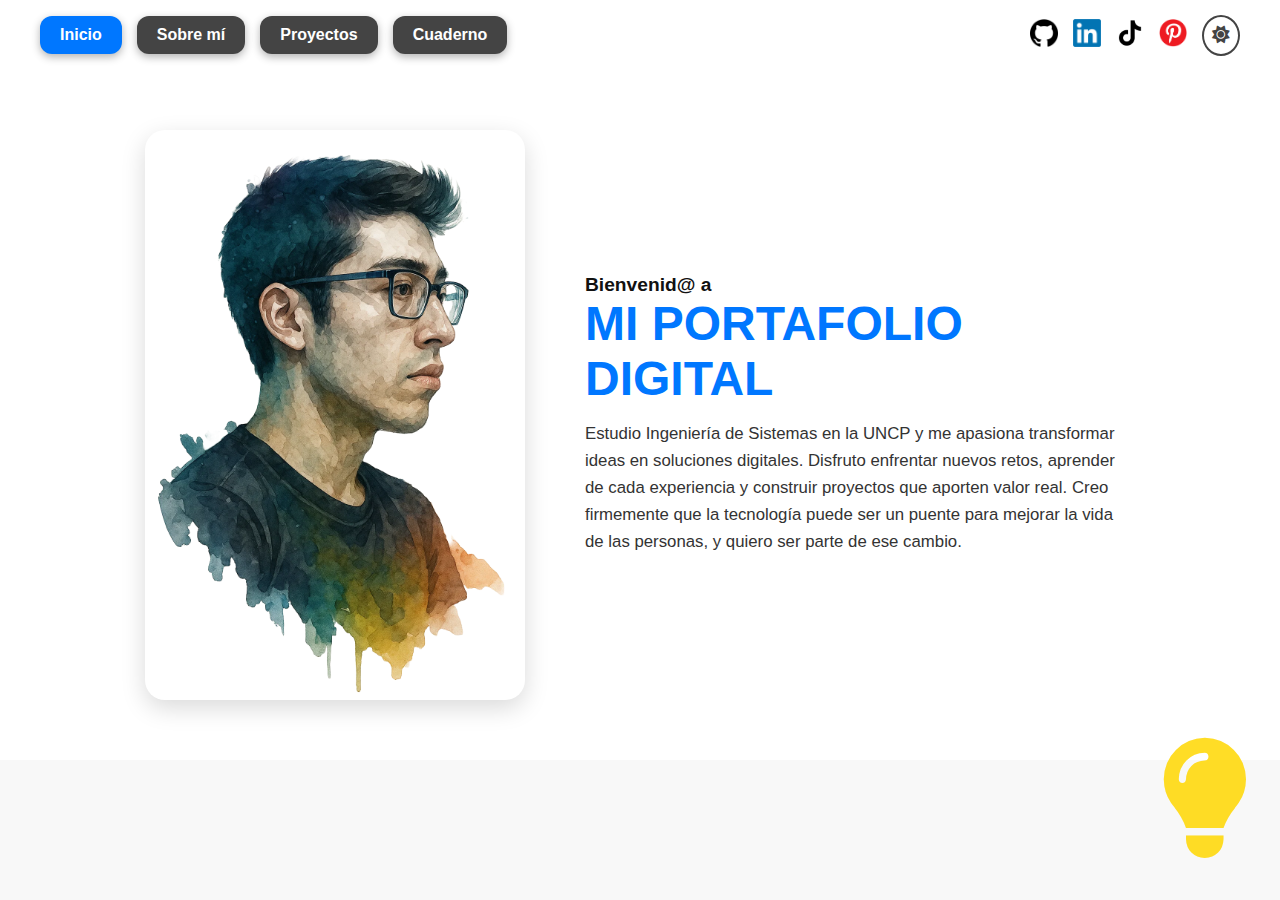
<file: index.html>
<!DOCTYPE html>
<html lang="es">
<head>
  <meta charset="UTF-8">
  <meta name="viewport" content="width=device-width, initial-scale=1.0">
  <title>Portafolio - Jim Balvín</title>

  <!-- CSS global y específico -->
  <link rel="stylesheet" href="css/base.css">
  <link rel="stylesheet" href="css/index.css">

  <!-- Iconos -->
  <link rel="stylesheet" href="https://cdnjs.cloudflare.com/ajax/libs/font-awesome/6.5.0/css/all.min.css">
</head>
<body>
  <!-- ======= NAVBAR ======= -->
  <header class="navbar">
    <nav class="nav-left">
      <a href="index.html" class="nav-item active">Inicio</a>
      <a href="sobre-mi.html" class="nav-item">Sobre mí</a>
      <a href="proyectos.html" class="nav-item">Proyectos</a>
      <a href="cuaderno.html" class="nav-item">Cuaderno</a>
    </nav>

    <div class="nav-right">
      <a href="https://github.com/jimbm21" target="_blank">
        <img src="imágenes/github.png"
             data-light="imágenes/github.png"
             data-dark="imágenes/github blanco.png"
             alt="GitHub"
             class="social-icon github-icon">
      </a>
      <a href="https://www.linkedin.com/in/jim-balvin-18345022b/" target="_blank">
        <img src="imágenes/linkedin.png" alt="LinkedIn" class="social-icon">
      </a>
      <a href="https://www.tiktok.com/@jimroyale20" target="_blank">
        <img src="imágenes/tiktok.png"
             data-light="imágenes/tiktok.png"
             data-dark="imágenes/tiktok blanco.png"
             alt="TikTok"
             class="social-icon tiktok-icon">
      </a>
      <a href="https://es.pinterest.com/jbalvinmarcos/" target="_blank">
        <img src="imágenes/pinterest.png" alt="Pinterest" class="social-icon">
      </a>
      <button id="darkModeToggle"><i class="fas fa-sun"></i></button>
    </div>
  </header>

  <!-- ======= SECCIÓN INICIO ======= -->
  <main class="home">
    <div class="home-left">
      <img src="imágenes/perfil.png" alt="Foto artística de Jim Balvín" class="foto-index">
    </div>

    <div class="home-right">
      <h1>Bienvenid@ a <br><span>MI PORTAFOLIO DIGITAL</span></h1>
      <p>
        Estudio Ingeniería de Sistemas en la UNCP y me apasiona transformar ideas en soluciones digitales.
        Disfruto enfrentar nuevos retos, aprender de cada experiencia y construir proyectos que aporten valor real.
        Creo firmemente que la tecnología puede ser un puente para mejorar la vida de las personas, y quiero ser parte de ese cambio.
      </p>
    </div>
  </main>

  <!-- Bombilla decorativa -->
  <div class="lightbulb">
    <i class="fas fa-lightbulb"></i>
  </div>

  <script src="js/script.js"></script>
</body>
</html>
</file>
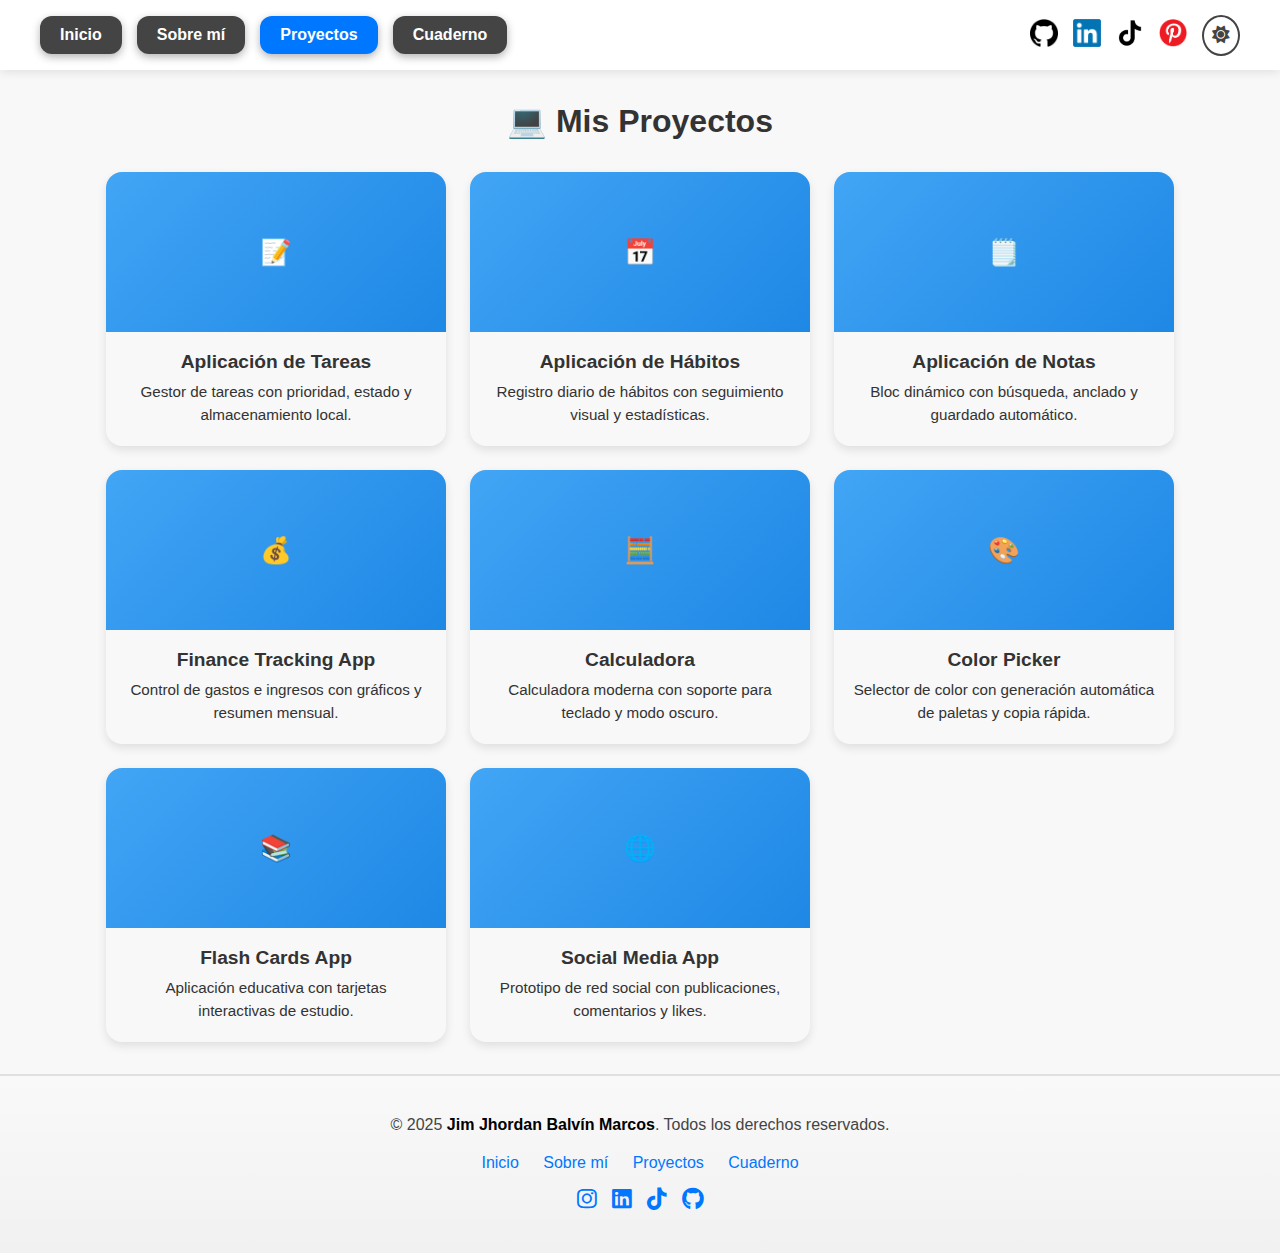
<file: proyectos.html>
<!DOCTYPE html>
<html lang="es">
<head>
  <meta charset="UTF-8" />
  <meta name="viewport" content="width=device-width, initial-scale=1.0" />
  <title>Proyectos - Jim Balvín</title>

  <!-- CSS global y específico -->
  <link rel="stylesheet" href="css/base.css" />
  <link rel="stylesheet" href="css/proyectos.css" />

  <!-- Iconos -->
  <link
    rel="stylesheet"
    href="https://cdnjs.cloudflare.com/ajax/libs/font-awesome/6.5.0/css/all.min.css"
  />
</head>
<body>
  <!-- ======= NAVBAR ======= -->
  <header class="navbar">
    <nav class="nav-left">
      <a href="index.html" class="nav-item">Inicio</a>
      <a href="sobre-mi.html" class="nav-item">Sobre mí</a>
      <a href="proyectos.html" class="nav-item active">Proyectos</a>
      <a href="cuaderno.html" class="nav-item">Cuaderno</a>
    </nav>

    <div class="nav-right">
      <a href="https://github.com/jimbm21" target="_blank">
        <img
          src="imágenes/github.png"
          data-light="imágenes/github.png"
          data-dark="imágenes/github blanco.png"
          alt="GitHub"
          class="social-icon github-icon"
        />
      </a>
      <a href="https://www.linkedin.com/in/jim-balvin-18345022b/" target="_blank">
        <img src="imágenes/linkedin.png" alt="LinkedIn" class="social-icon" />
      </a>
      <a href="https://www.tiktok.com/@jimroyale20" target="_blank">
        <img
          src="imágenes/tiktok.png"
          data-light="imágenes/tiktok.png"
          data-dark="imágenes/tiktok blanco.png"
          alt="TikTok"
          class="social-icon tiktok-icon"
        />
      </a>
      <a href="https://es.pinterest.com/jbalvinmarcos/" target="_blank">
        <img src="imágenes/pinterest.png" alt="Pinterest" class="social-icon" />
      </a>
      <button id="darkModeToggle"><i class="fas fa-sun"></i></button>
    </div>
  </header>

  <!-- ======= CONTENIDO PRINCIPAL ======= -->
  <main class="proyectos-container">
    <h1>💻 Mis Proyectos</h1>

    <section class="projects-grid">
      <a href="https://jimbm21.github.io/app-tareas/" target="_blank" class="project-card">
        <div class="project-thumb">📝</div>
        <div class="project-info">
          <h3>Aplicación de Tareas</h3>
          <p>Gestor de tareas con prioridad, estado y almacenamiento local.</p>
        </div>
        <div class="overlay"><span>🔗 Ver Proyecto</span></div>
      </a>

      <a href="https://jimbm21.github.io/app-habitos/" target="_blank" class="project-card">
        <div class="project-thumb">📅</div>
        <div class="project-info">
          <h3>Aplicación de Hábitos</h3>
          <p>Registro diario de hábitos con seguimiento visual y estadísticas.</p>
        </div>
        <div class="overlay"><span>🔗 Ver Proyecto</span></div>
      </a>

      <a href="https://jimbm21.github.io/app-notas/" target="_blank" class="project-card">
        <div class="project-thumb">🗒️</div>
        <div class="project-info">
          <h3>Aplicación de Notas</h3>
          <p>Bloc dinámico con búsqueda, anclado y guardado automático.</p>
        </div>
        <div class="overlay"><span>🔗 Ver Proyecto</span></div>
      </a>

      <a href="https://jimbm21.github.io/app-finance-tracking/" target="_blank" class="project-card">
        <div class="project-thumb">💰</div>
        <div class="project-info">
          <h3>Finance Tracking App</h3>
          <p>Control de gastos e ingresos con gráficos y resumen mensual.</p>
        </div>
        <div class="overlay"><span>🔗 Ver Proyecto</span></div>
      </a>

      <a href="https://jimbm21.github.io/app-calculadora/" target="_blank" class="project-card">
        <div class="project-thumb">🧮</div>
        <div class="project-info">
          <h3>Calculadora</h3>
          <p>Calculadora moderna con soporte para teclado y modo oscuro.</p>
        </div>
        <div class="overlay"><span>🔗 Ver Proyecto</span></div>
      </a>

      <a href="https://jimbm21.github.io/app-color-picker/" target="_blank" class="project-card">
        <div class="project-thumb">🎨</div>
        <div class="project-info">
          <h3>Color Picker</h3>
          <p>Selector de color con generación automática de paletas y copia rápida.</p>
        </div>
        <div class="overlay"><span>🔗 Ver Proyecto</span></div>
      </a>

      <a href="https://jimbm21.github.io/app-flash-cards/" target="_blank" class="project-card">
        <div class="project-thumb">📚</div>
        <div class="project-info">
          <h3>Flash Cards App</h3>
          <p>Aplicación educativa con tarjetas interactivas de estudio.</p>
        </div>
        <div class="overlay"><span>🔗 Ver Proyecto</span></div>
      </a>

      <a href="https://jimbm21.github.io/app-social-media/" target="_blank" class="project-card">
        <div class="project-thumb">🌐</div>
        <div class="project-info">
          <h3>Social Media App</h3>
          <p>Prototipo de red social con publicaciones, comentarios y likes.</p>
        </div>
        <div class="overlay"><span>🔗 Ver Proyecto</span></div>
      </a>
    </section>
  </main>

  <!-- ======= FOOTER ======= -->
  <footer class="footer">
    <div class="footer-content">
      <p>&copy; 2025 <strong>Jim Jhordan Balvín Marcos</strong>. Todos los derechos reservados.</p>
      <div class="footer-links">
        <a href="index.html">Inicio</a>
        <a href="sobre-mi.html">Sobre mí</a>
        <a href="proyectos.html">Proyectos</a>
        <a href="cuaderno.html">Cuaderno</a>
      </div>
      <div class="footer-socials">
        <a href="https://www.instagram.com/jim_balvin/" target="_blank"><i class="fab fa-instagram"></i></a>
        <a href="https://www.linkedin.com/in/jim-balvin-18345022b/" target="_blank"><i class="fab fa-linkedin"></i></a>
        <a href="https://www.tiktok.com/@jimroyale20" target="_blank"><i class="fab fa-tiktok"></i></a>
        <a href="https://github.com/jimbm21" target="_blank"><i class="fab fa-github"></i></a>
      </div>
    </div>
  </footer>

  <script src="js/script.js"></script>
</body>
</html>
</file>
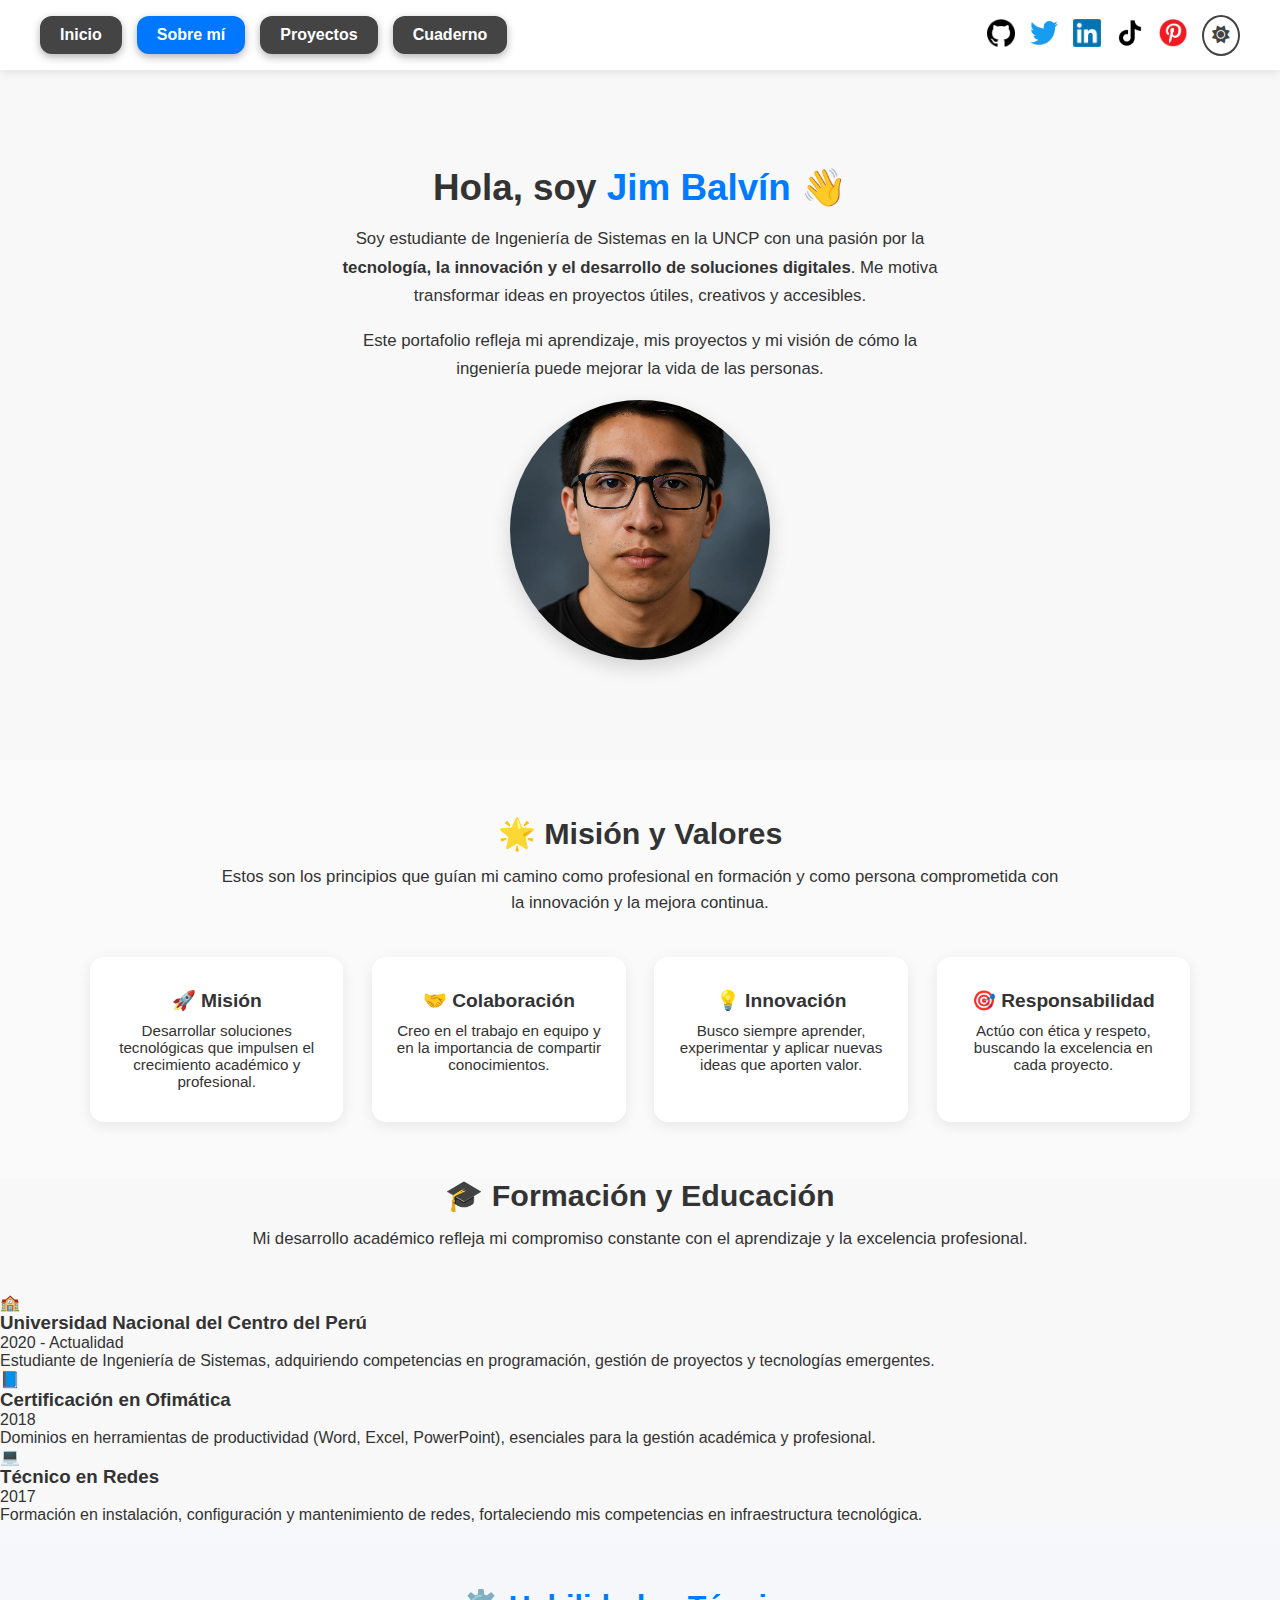
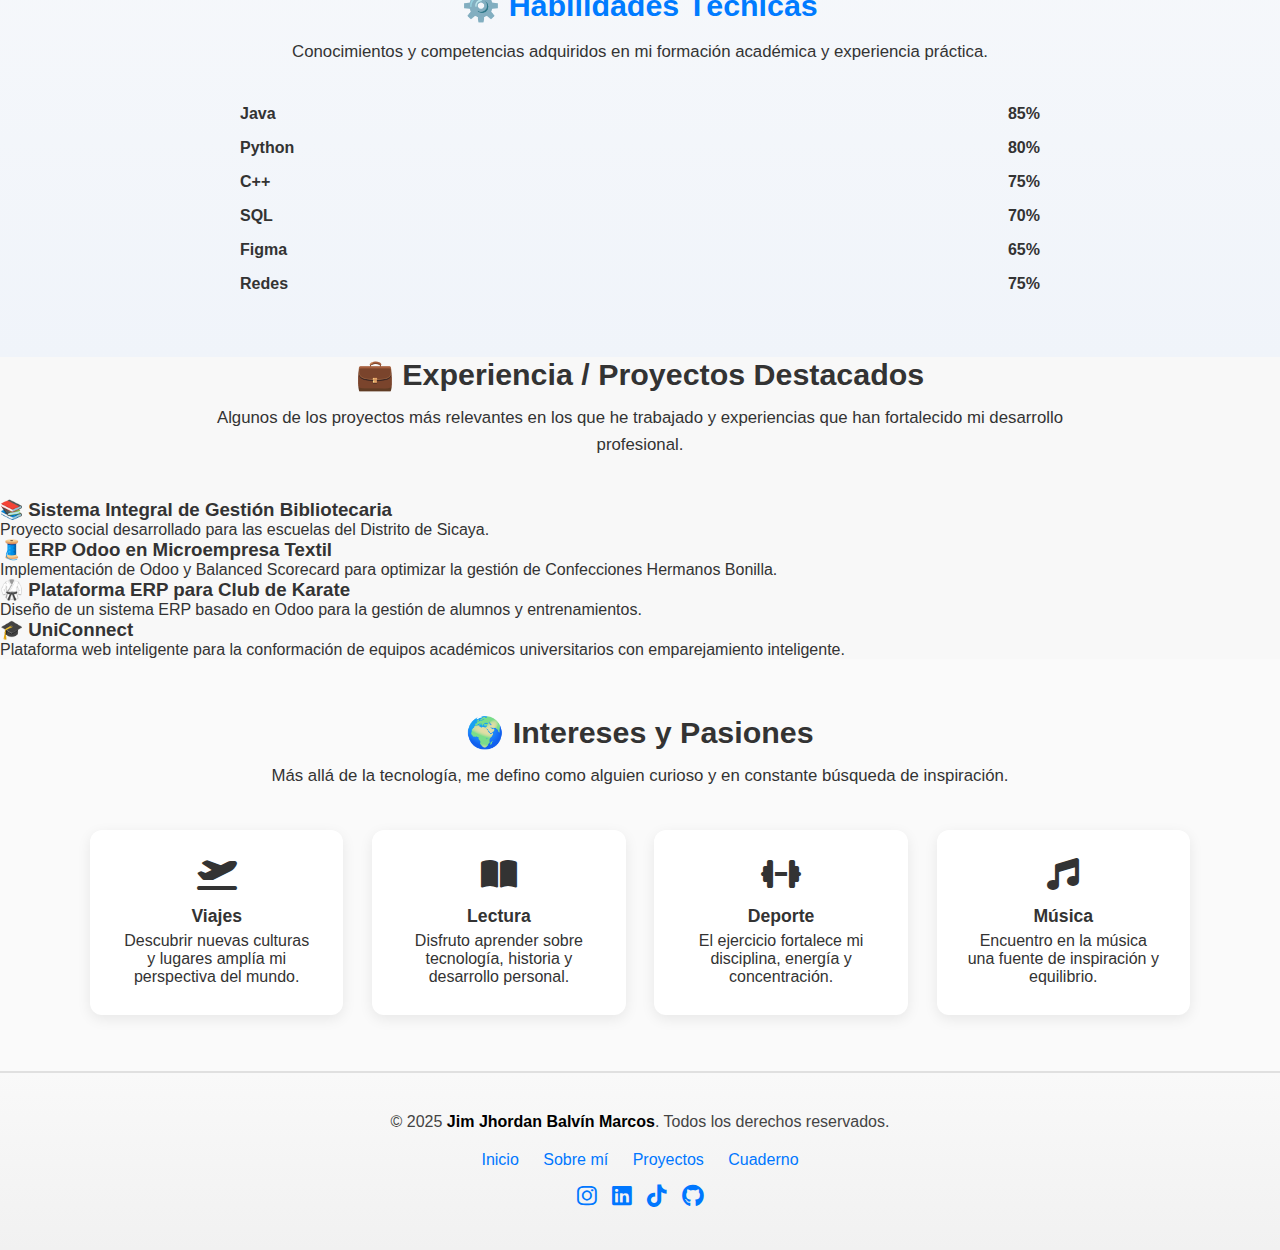
<file: sobre-mi.html>
<!DOCTYPE html>
<html lang="es">
<head>
  <meta charset="UTF-8" />
  <meta name="viewport" content="width=device-width, initial-scale=1.0" />
  <title>Sobre mí - Jim Balvín</title>

  <!-- CSS global y específico -->
  <link rel="stylesheet" href="css/base.css" />
  <link rel="stylesheet" href="css/sobre-mi.css" />

  <!-- Iconos -->
  <link
    rel="stylesheet"
    href="https://cdnjs.cloudflare.com/ajax/libs/font-awesome/6.5.0/css/all.min.css"
  />
</head>
<body>
  <!-- ======= NAVBAR ======= -->
  <header class="navbar">
    <nav class="nav-left">
      <a href="index.html" class="nav-item">Inicio</a>
      <a href="sobre-mi.html" class="nav-item active">Sobre mí</a>
      <a href="proyectos.html" class="nav-item">Proyectos</a>
      <a href="cuaderno.html" class="nav-item">Cuaderno</a>
    </nav>

    <div class="nav-right">
      <a href="https://github.com/" target="_blank">
        <img
          src="imágenes/github.png"
          data-light="imágenes/github.png"
          data-dark="imágenes/github blanco.png"
          alt="GitHub"
          class="social-icon github-icon"
        />
      </a>
      <a href="https://twitter.com/" target="_blank">
        <img src="imágenes/twitter.png" alt="Twitter" class="social-icon" />
      </a>
      <a href="https://linkedin.com/" target="_blank">
        <img src="imágenes/linkedin.png" alt="LinkedIn" class="social-icon" />
      </a>
      <a href="https://tiktok.com/" target="_blank">
        <img
          src="imágenes/tiktok.png"
          data-light="imágenes/tiktok.png"
          data-dark="imágenes/tiktok blanco.png"
          alt="TikTok"
          class="social-icon tiktok-icon"
        />
      </a>
      <a href="https://pinterest.com/" target="_blank">
        <img src="imágenes/pinterest.png" alt="Pinterest" class="social-icon" />
      </a>
      <button id="darkModeToggle"><i class="fas fa-sun"></i></button>
    </div>
  </header>

  <!-- ======= PRESENTACIÓN ======= -->
  <section class="presentacion">
    <div class="presentacion-contenido">
      <div class="presentacion-texto">
        <h1 class="fade-in">Hola, soy <span>Jim Balvín</span> 👋</h1>
        <p class="slide-up">
          Soy estudiante de Ingeniería de Sistemas en la UNCP con una pasión por la
          <strong>tecnología, la innovación y el desarrollo de soluciones digitales</strong>.
          Me motiva transformar ideas en proyectos útiles, creativos y accesibles.
        </p>
        <p class="slide-up delay">
          Este portafolio refleja mi aprendizaje, mis proyectos y mi visión de cómo la
          ingeniería puede mejorar la vida de las personas.
        </p>
      </div>
      <div class="presentacion-foto">
        <img
          src="imágenes/foto.jpg"
          alt="Foto de Jim Balvín"
          class="foto-perfil zoom-in"
        />
      </div>
    </div>
  </section>

  <!-- ======= MISIÓN Y VALORES ======= -->
  <section class="mision-valores">
    <h2 class="titulo-seccion">🌟 Misión y Valores</h2>
    <p class="descripcion-seccion">
      Estos son los principios que guían mi camino como profesional en formación y como persona comprometida con la innovación y la mejora continua.
    </p>

    <div class="valores-grid">
      <div class="valor-card fade-in">
        <h3>🚀 Misión</h3>
        <p>Desarrollar soluciones tecnológicas que impulsen el crecimiento académico y profesional.</p>
      </div>
      <div class="valor-card fade-in delay">
        <h3>🤝 Colaboración</h3>
        <p>Creo en el trabajo en equipo y en la importancia de compartir conocimientos.</p>
      </div>
      <div class="valor-card fade-in delay2">
        <h3>💡 Innovación</h3>
        <p>Busco siempre aprender, experimentar y aplicar nuevas ideas que aporten valor.</p>
      </div>
      <div class="valor-card fade-in delay3">
        <h3>🎯 Responsabilidad</h3>
        <p>Actúo con ética y respeto, buscando la excelencia en cada proyecto.</p>
      </div>
    </div>
  </section>

  <!-- ======= FORMACIÓN ======= -->
  <section class="formacion">
    <h2 class="titulo-seccion">🎓 Formación y Educación</h2>
    <p class="descripcion-seccion">
      Mi desarrollo académico refleja mi compromiso constante con el aprendizaje y la excelencia profesional.
    </p>

    <div class="timeline">
      <div class="timeline-item fade-in">
        <div class="timeline-icon">🏫</div>
        <div class="timeline-content">
          <h3>Universidad Nacional del Centro del Perú</h3>
          <span class="fecha">2020 - Actualidad</span>
          <p>Estudiante de Ingeniería de Sistemas, adquiriendo competencias en programación, gestión de proyectos y tecnologías emergentes.</p>
        </div>
      </div>

      <div class="timeline-item fade-in delay">
        <div class="timeline-icon">📘</div>
        <div class="timeline-content">
          <h3>Certificación en Ofimática</h3>
          <span class="fecha">2018</span>
          <p>Dominios en herramientas de productividad (Word, Excel, PowerPoint), esenciales para la gestión académica y profesional.</p>
        </div>
      </div>

      <div class="timeline-item fade-in delay2">
        <div class="timeline-icon">💻</div>
        <div class="timeline-content">
          <h3>Técnico en Redes</h3>
          <span class="fecha">2017</span>
          <p>Formación en instalación, configuración y mantenimiento de redes, fortaleciendo mis competencias en infraestructura tecnológica.</p>
        </div>
      </div>
    </div>
  </section>

  <!-- ======= HABILIDADES ======= -->
  <section class="habilidades">
    <h2 class="titulo-seccion">⚙️ Habilidades Técnicas</h2>
    <p class="descripcion-seccion">
      Conocimientos y competencias adquiridos en mi formación académica y experiencia práctica.
    </p>

    <div class="skills-grid">
      <div class="skill"><span>Java</span><div class="progress-bar"><div class="progress" style="width: 85%">85%</div></div></div>
      <div class="skill"><span>Python</span><div class="progress-bar"><div class="progress" style="width: 80%">80%</div></div></div>
      <div class="skill"><span>C++</span><div class="progress-bar"><div class="progress" style="width: 75%">75%</div></div></div>
      <div class="skill"><span>SQL</span><div class="progress-bar"><div class="progress" style="width: 70%">70%</div></div></div>
      <div class="skill"><span>Figma</span><div class="progress-bar"><div class="progress" style="width: 65%">65%</div></div></div>
      <div class="skill"><span>Redes</span><div class="progress-bar"><div class="progress" style="width: 75%">75%</div></div></div>
    </div>
  </section>

  <!-- ======= EXPERIENCIA / PROYECTOS ======= -->
  <section class="experiencia">
    <h2 class="titulo-seccion">💼 Experiencia / Proyectos Destacados</h2>
    <p class="descripcion-seccion">
      Algunos de los proyectos más relevantes en los que he trabajado y experiencias que han fortalecido mi desarrollo profesional.
    </p>

    <div class="proyectos-grid">
      <div class="card-proyecto"><h3>📚 Sistema Integral de Gestión Bibliotecaria</h3><p>Proyecto social desarrollado para las escuelas del Distrito de Sicaya.</p></div>
      <div class="card-proyecto"><h3>🧵 ERP Odoo en Microempresa Textil</h3><p>Implementación de Odoo y Balanced Scorecard para optimizar la gestión de Confecciones Hermanos Bonilla.</p></div>
      <div class="card-proyecto"><h3>🥋 Plataforma ERP para Club de Karate</h3><p>Diseño de un sistema ERP basado en Odoo para la gestión de alumnos y entrenamientos.</p></div>
      <div class="card-proyecto"><h3>🎓 UniConnect</h3><p>Plataforma web inteligente para la conformación de equipos académicos universitarios con emparejamiento inteligente.</p></div>
    </div>
  </section>

  <!-- ======= INTERESES ======= -->
  <section class="intereses">
    <h2 class="titulo-seccion">🌍 Intereses y Pasiones</h2>
    <p class="descripcion-seccion">
      Más allá de la tecnología, me defino como alguien curioso y en constante búsqueda de inspiración.
    </p>

    <div class="intereses-grid">
      <div class="interes-card"><i class="fas fa-plane-departure"></i><h3>Viajes</h3><p>Descubrir nuevas culturas y lugares amplía mi perspectiva del mundo.</p></div>
      <div class="interes-card"><i class="fas fa-book-open"></i><h3>Lectura</h3><p>Disfruto aprender sobre tecnología, historia y desarrollo personal.</p></div>
      <div class="interes-card"><i class="fas fa-dumbbell"></i><h3>Deporte</h3><p>El ejercicio fortalece mi disciplina, energía y concentración.</p></div>
      <div class="interes-card"><i class="fas fa-music"></i><h3>Música</h3><p>Encuentro en la música una fuente de inspiración y equilibrio.</p></div>
    </div>
  </section>

  <!-- ======= FOOTER ======= -->
  <footer class="footer">
    <div class="footer-content">
      <p>&copy; 2025 <strong>Jim Jhordan Balvín Marcos</strong>. Todos los derechos reservados.</p>
      <div class="footer-links">
        <a href="index.html">Inicio</a>
        <a href="sobre-mi.html">Sobre mí</a>
        <a href="proyectos.html">Proyectos</a>
        <a href="cuaderno.html">Cuaderno</a>
      </div>
      <div class="footer-socials">
        <a href="https://instagram.com" target="_blank"><i class="fab fa-instagram"></i></a>
        <a href="https://linkedin.com" target="_blank"><i class="fab fa-linkedin"></i></a>
        <a href="https://tiktok.com" target="_blank"><i class="fab fa-tiktok"></i></a>
        <a href="https://github.com" target="_blank"><i class="fab fa-github"></i></a>
      </div>
    </div>
  </footer>

  <script src="js/script.js"></script>
</body>
</html>
</file>
<file: css/base.css>
/* ===========================
   🎨 ESTILOS GLOBALES
=========================== */

* {
  margin: 0;
  padding: 0;
  box-sizing: border-box;
}

body {
  font-family: "Poppins", Arial, sans-serif;
  background: #f8f8f8;
  color: #333;
  transition: background 0.4s ease, color 0.4s ease;
}

/* ===== NAVBAR ===== */
.navbar {
  height: 70px;
  display: flex;
  justify-content: space-between;
  align-items: center;
  padding: 0 40px;
  background: #fff;
  box-shadow: 0 2px 10px rgba(0,0,0,0.1);
}

.nav-left {
  display: flex;
  flex-wrap: wrap;
  gap: 15px;
}

.nav-item {
  padding: 10px 20px;
  border-radius: 12px;
  background: #444;
  color: white;
  text-decoration: none;
  font-weight: 600;
  transition: all 0.3s ease;
  box-shadow: 0 3px 8px rgba(0,0,0,0.3);
}

.nav-item:hover {
  background: #0077ff;
  transform: translateY(-2px);
}

.nav-item.active {
  background: #0077ff;
}

.nav-right {
  display: flex;
  align-items: center;
  gap: 15px;
}

.social-icon {
  width: 28px;
  height: 28px;
  object-fit: contain;
  transition: transform 0.3s ease, filter 0.3s ease;
}

.social-icon:hover {
  transform: scale(1.2);
  filter: brightness(1.3);
}

/* ===== BOTÓN MODO OSCURO ===== */
#darkModeToggle {
  background: none;
  border: 2px solid #444;
  border-radius: 50%;
  padding: 8px;
  color: #444;
  font-size: 1.1rem;
  cursor: pointer;
  transition: 0.3s ease;
}

#darkModeToggle:hover {
  background: #0077ff;
  color: #fff;
}

/* Animación del ícono */
#darkModeToggle i {
  transition: transform 0.4s ease;
}

body.dark-mode #darkModeToggle i {
  transform: rotate(180deg);
}

/* ===== MODO OSCURO ===== */
body.dark-mode {
  background: #1e1e1e;
  color: #f1f1f1;
}

body.dark-mode .navbar {
  background: #121212;
  box-shadow: 0 2px 10px rgba(255,255,255,0.05);
}

body.dark-mode .nav-item {
  background: #333;
  color: #f1f1f1;
}

body.dark-mode .nav-item.active {
  background: #0077ff;
}

body.dark-mode #darkModeToggle {
  border-color: #ddd;
  color: #ddd;
}

body.dark-mode #darkModeToggle:hover {
  background: #0077ff;
  color: white;
}

/* ===== RESPONSIVE NAVBAR ===== */
@media (max-width: 768px) {
  .navbar {
    flex-direction: column;
    gap: 10px;
    height: auto;
    padding: 10px 20px;
  }

  .nav-left {
    justify-content: center;
    flex-wrap: wrap;
  }

  .nav-item {
    margin-bottom: 6px;
  }

  .nav-right {
    justify-content: center;
  }
}
</file>
<file: css/index.css>
/* ===========================
   🎨 ESTILOS GENERALES
=========================== */

* {
  margin: 0;
  padding: 0;
  box-sizing: border-box;
}

body {
  font-family: "Poppins", Arial, sans-serif;
  background: #f8f8f8;
  color: #333;
  transition: background 0.4s ease, color 0.4s ease;
}

/* ===========================
   🔹 NAVBAR
=========================== */
.navbar {
  height: 70px;
  display: flex;
  justify-content: space-between;
  align-items: center;
  padding: 0 40px;
  background: #fff;
  box-shadow: 0 2px 10px rgba(0,0,0,0.1);
}

.nav-left {
  display: flex;
  flex-wrap: wrap;
  gap: 15px;
}

.nav-item {
  padding: 10px 20px;
  border-radius: 12px;
  background: #444;
  color: white;
  text-decoration: none;
  font-weight: 600;
  transition: all 0.3s ease;
  box-shadow: 0 3px 8px rgba(0,0,0,0.3);
}

.nav-item:hover {
  background: #0077ff;
  transform: translateY(-2px);
}

.nav-item.active {
  background: #0077ff;
}

.nav-right {
  display: flex;
  align-items: center;
  gap: 15px;
}

.social-icon {
  width: 28px;
  height: 28px;
  object-fit: contain;
  transition: transform 0.3s ease, filter 0.3s ease;
}

.social-icon:hover {
  transform: scale(1.2);
  filter: brightness(1.3);
}

#darkModeToggle {
  background: none;
  border: 2px solid #444;
  border-radius: 50%;
  padding: 8px;
  color: #444;
  font-size: 1.1rem;
  cursor: pointer;
  transition: 0.3s ease;
}

#darkModeToggle:hover {
  background: #0077ff;
  color: #fff;
}

/* Animación del ícono */
#darkModeToggle i {
  transition: transform 0.4s ease;
}

body.dark-mode #darkModeToggle i {
  transform: rotate(180deg);
}

/* ===========================
   🏠 SECCIÓN PRINCIPAL
=========================== */

.home {
  display: flex;
  align-items: center;
  justify-content: center;
  flex-wrap: wrap;
  gap: 60px;
  padding: 60px 10%;
  background: #fff;
  transition: background 0.4s ease;
}

.home-left {
  display: flex;
  justify-content: center;
  align-items: center;
}

.foto-index {
  width: 380px;
  height: auto;
  border-radius: 20px;
  box-shadow: 0 8px 25px rgba(0,0,0,0.15);
  transition: transform 0.3s ease;
}

.foto-index:hover {
  transform: scale(1.02);
}

.home-right {
  max-width: 550px;
  text-align: left;
}

.home h1 {
  font-size: 1.2rem;
  color: #111;
  margin-bottom: 10px;
}

.home h1 span {
  display: block;
  font-size: 3rem;
  font-weight: 800;
  color: #0077ff;
}

.home p {
  font-size: 1.05rem;
  line-height: 1.6;
  color: #333;
  margin-top: 15px;
}

/* ===========================
   💡 BOMBILLA
=========================== */
.lightbulb {
  position: fixed;
  bottom: 30px;
  right: 30px;
  font-size: 120px;
  color: gold;
  opacity: 0.85;
  animation: flicker 1.5s infinite;
}

@keyframes flicker {
  0%, 100% {opacity: 1;}
  50% {opacity: 0.6;}
}

/* ===========================
   🌙 MODO OSCURO
=========================== */
body.dark-mode {
  background: #1e1e1e;
  color: #f1f1f1;
}

body.dark-mode .navbar {
  background: #121212;
  box-shadow: 0 2px 10px rgba(255,255,255,0.05);
}

body.dark-mode .nav-item {
  background: #333;
  color: #f1f1f1;
}

body.dark-mode .nav-item.active {
  background: #0077ff;
}

body.dark-mode #darkModeToggle {
  border-color: #ddd;
  color: #ddd;
}

body.dark-mode #darkModeToggle:hover {
  background: #0077ff;
  color: white;
}

body.dark-mode .home {
  background: #121212;
}

body.dark-mode .home h1 span {
  color: #66aaff;
}

body.dark-mode .home p {
  color: #ddd;
}

/* ===========================
   📱 RESPONSIVE
=========================== */
@media (max-width: 992px) {
  .home {
    flex-direction: column;
    text-align: center;
    padding: 40px 20px;
  }

  .foto-index {
    width: 300px;
  }

  .home h1 span {
    font-size: 2.2rem;
  }
}

@media (max-width: 600px) {
  .foto-index {
    width: 230px;
  }

  .home h1 span {
    font-size: 1.8rem;
  }

  .lightbulb {
    font-size: 80px;
    bottom: 15px;
    right: 15px;
  }

  .navbar {
    flex-direction: column;
    gap: 10px;
    height: auto;
    padding: 10px 20px;
  }
}
</file>
<file: css/proyectos.css>
/* ===============================
   💻 PROYECTOS - PORTAFOLIO JIM
   Autor: Jim Jhordan Balvín Marcos
   Última actualización: 2025
=============================== */

/* ===============================
   🔹 ESTRUCTURA PRINCIPAL
=============================== */
.proyectos-container {
  max-width: 1100px;
  margin: 2rem auto;
  padding: 0 1rem;
  text-align: center;
}

.proyectos-container h1 {
  color: var(--accent);
  margin-bottom: 2rem;
  font-size: 2rem;
}

/* ===============================
   🔹 GRID DE PROYECTOS
=============================== */
.projects-grid {
  display: grid;
  grid-template-columns: repeat(auto-fill, minmax(280px, 1fr));
  gap: 1.5rem;
}

/* ===============================
   🔹 TARJETAS DE PROYECTO
=============================== */
.project-card {
  position: relative;
  background: var(--card-bg);
  border-radius: 16px;
  box-shadow: 0 4px 10px rgba(0, 0, 0, 0.1);
  overflow: hidden;
  text-decoration: none;
  color: inherit;
  display: flex;
  flex-direction: column;
  justify-content: space-between;
  transition: transform 0.3s ease, box-shadow 0.3s ease, background 0.3s ease;
  cursor: pointer;
}

.project-card:hover {
  transform: translateY(-6px);
  box-shadow: 0 8px 18px rgba(0, 0, 0, 0.15);
  background: linear-gradient(180deg, #f8fbff, #e8f2ff);
}

.project-thumb {
  height: 160px;
  background: linear-gradient(135deg, #42a5f5, #1e88e5);
  display: flex;
  align-items: center;
  justify-content: center;
  font-size: 1.6rem;
  color: white;
  font-weight: 600;
  letter-spacing: 1px;
  transition: background 0.3s ease, transform 0.3s ease;
}

.project-card:hover .project-thumb {
  background: linear-gradient(135deg, #1e88e5, #1565c0);
  transform: scale(1.03);
}

.project-info {
  padding: 1.2rem;
}

.project-info h3 {
  color: var(--accent);
  margin-bottom: 0.5rem;
  font-size: 1.2rem;
}

.project-info p {
  color: var(--text);
  font-size: 0.95rem;
  line-height: 1.5;
}

/* ===============================
   🔹 OVERLAY INTERACTIVO
=============================== */
.project-card .overlay {
  position: absolute;
  inset: 0;
  background: rgba(0, 0, 0, 0.45);
  opacity: 0;
  display: flex;
  align-items: center;
  justify-content: center;
  transition: opacity 0.3s ease, background 0.3s ease;
  border-radius: 16px;
  pointer-events: none;
}

.project-card:hover .overlay {
  opacity: 1;
  background: rgba(0, 0, 0, 0.6);
}

.project-card .overlay span {
  background: rgba(255, 255, 255, 0.15);
  padding: 0.6rem 1.1rem;
  border-radius: 12px;
  backdrop-filter: blur(6px);
  color: #fff;
  font-weight: 600;
  font-size: 1.05rem;
  letter-spacing: 0.5px;
  transition: transform 0.3s ease;
}

.project-card:hover .overlay span {
  transform: scale(1.05);
}

/* ===============================
   🔹 FOOTER (pie de página)
=============================== */
.footer {
  background: linear-gradient(180deg, #f9f9f9, #f1f1f1);
  padding: 40px 20px;
  text-align: center;
  color: #444;
  border-top: 2px solid #e0e0e0;
  transition: background 0.3s ease, color 0.3s ease;
}

.footer-content {
  max-width: 900px;
  margin: 0 auto;
}

.footer p {
  font-size: 1rem;
  margin-bottom: 20px;
}

.footer strong {
  color: #000;
}

.footer-links {
  margin-bottom: 15px;
}

.footer-links a {
  margin: 0 10px;
  text-decoration: none;
  color: #0077ff;
  font-weight: 500;
  transition: color 0.3s ease;
}

.footer-links a:hover {
  color: #0055cc;
}

.footer-socials {
  display: flex;
  justify-content: center;
  gap: 15px;
  margin-top: 10px;
}

.footer-socials a {
  color: #0077ff;
  font-size: 1.4rem;
  transition: color 0.3s ease, transform 0.3s ease;
}

.footer-socials a:hover {
  color: #0055cc;
  transform: scale(1.1);
}

/* ===============================
   🔹 MODO OSCURO
=============================== */
body.dark-mode {
  --bg: #181818;
  --text: #f0f0f0;
  --card-bg: #242424;
  --accent: #2196f3;
}

body.dark-mode .proyectos-container {
  background-color: var(--bg);
}

body.dark-mode .project-card {
  background: var(--card-bg);
  box-shadow: 0 4px 12px rgba(255, 255, 255, 0.08);
}

body.dark-mode .project-card:hover {
  background: #2a2a2a;
  box-shadow: 0 8px 20px rgba(255, 255, 255, 0.1);
}

body.dark-mode .project-thumb {
  background: linear-gradient(135deg, #2196f3, #1976d2);
}

body.dark-mode .project-card:hover .project-thumb {
  background: linear-gradient(135deg, #1976d2, #0d47a1);
}

body.dark-mode .project-info p {
  color: var(--text);
}

body.dark-mode .overlay {
  background: rgba(255, 255, 255, 0.05);
}

body.dark-mode .project-card:hover .overlay {
  background: rgba(255, 255, 255, 0.1);
}

/* Footer */
body.dark-mode .footer {
  background: linear-gradient(180deg, #1e1e1e, #121212);
  color: #ddd;
  border-top: 2px solid #333;
}

body.dark-mode .footer strong {
  color: #fff;
}

body.dark-mode .footer-links a,
body.dark-mode .footer-socials a {
  color: #66aaff;
}

/* ===============================
   🔹 RESPONSIVIDAD
=============================== */

/* Tablets */
@media (max-width: 992px) {
  .projects-grid {
    grid-template-columns: repeat(auto-fill, minmax(240px, 1fr));
  }

  .proyectos-container h1 {
    font-size: 1.8rem;
  }
}

/* Celulares grandes */
@media (max-width: 768px) {
  .projects-grid {
    grid-template-columns: 1fr 1fr;
  }

  .project-thumb {
    height: 140px;
    font-size: 1.4rem;
  }
}

/* Celulares pequeños */
@media (max-width: 480px) {
  .projects-grid {
    grid-template-columns: 1fr;
  }

  .project-thumb {
    height: 130px;
  }

  .project-info h3 {
    font-size: 1.1rem;
  }

  .project-info p {
    font-size: 0.9rem;
  }

  .footer p {
    font-size: 0.9rem;
  }

  .footer-links a {
    display: inline-block;
    margin: 5px;
  }
}

/* ===============================
   🔹 ANIMACIÓN DE APARICIÓN
=============================== */
.project-card {
  opacity: 0;
  transform: translateY(30px);
  transition: all 0.7s ease-out;
}

.project-card.visible {
  opacity: 1;
  transform: translateY(0);
}
</file>
<file: css/sobre-mi.css>
/* ===============================
   🔹 SECCIÓN PRESENTACIÓN
=============================== */
.presentacion {
  max-width: 1100px;
  margin: 3rem auto;
  padding: 3rem 1rem;
  display: flex;
  justify-content: center;
  align-items: center;
  flex-wrap: wrap;
  text-align: center;
  gap: 2.5rem;
}

.presentacion-texto {
  flex: 1 1 500px;
}

.presentacion-texto h1 {
  font-size: 2.3rem;
  font-weight: 700;
  color: var(--accent);
  margin-bottom: 1rem;
}

.presentacion-texto span {
  color: #007bff;
}

.presentacion-texto p {
  font-size: 1.05rem;
  line-height: 1.7;
  color: var(--text);
  margin-bottom: 1rem;
  max-width: 600px;
  margin-left: auto;
  margin-right: auto;
}

.presentacion-foto {
  flex: 1 1 300px;
  text-align: center;
}

.foto-perfil {
  width: 260px;
  height: 260px;
  border-radius: 50%;
  object-fit: cover;
  border: 4px solid var(--accent);
  box-shadow: 0 8px 20px rgba(0, 0, 0, 0.15);
  transition: transform 0.4s ease;
}

.foto-perfil:hover {
  transform: scale(1.05);
}

/* ===============================
   🔹 SECCIONES GENERALES
=============================== */
.titulo-seccion {
  text-align: center;
  color: var(--accent);
  font-size: 1.9rem;
  margin-bottom: 0.8rem;
  font-weight: 700;
}

.descripcion-seccion {
  text-align: center;
  max-width: 850px;
  margin: 0 auto 2.5rem;
  color: var(--text);
  font-size: 1.05rem;
  line-height: 1.6;
}

/* ===============================
   🔹 MISIÓN Y VALORES
=============================== */
.mision-valores {
  background: #fafafa;
  padding: 3.5rem 1rem;
  text-align: center;
}

.valores-grid {
  display: grid;
  grid-template-columns: repeat(auto-fit, minmax(250px, 1fr));
  gap: 1.8rem;
  margin: 2rem auto 0;
  max-width: 1100px;
  justify-items: center;
}

.valor-card {
  background: white;
  border-radius: 14px;
  padding: 2rem 1.5rem;
  box-shadow: 0 4px 14px rgba(0, 0, 0, 0.08);
  transition: transform 0.3s ease, box-shadow 0.3s ease;
  text-align: center;
  max-width: 260px;
}

.valor-card:hover {
  transform: translateY(-6px);
  box-shadow: 0 8px 18px rgba(0, 0, 0, 0.12);
}

.valor-card h3 {
  color: var(--accent);
  font-size: 1.2rem;
  margin-bottom: 0.6rem;
}

.valor-card p {
  color: var(--text);
  font-size: 0.95rem;
}

/* ===============================
   🔹 CERTIFICACIONES
=============================== */
.certificaciones {
  padding: 3.5rem 1rem;
  background: #f5f8ff;
  text-align: center;
}

.cert-lista {
  list-style: none;
  max-width: 750px;
  margin: 0 auto;
  padding: 0;
}

.cert-lista li {
  background: white;
  margin-bottom: 0.8rem;
  padding: 1rem 1.3rem;
  border-radius: 10px;
  box-shadow: 0 2px 8px rgba(0, 0, 0, 0.06);
  font-size: 0.95rem;
  color: var(--text);
  transition: transform 0.25s ease, box-shadow 0.25s ease;
  text-align: left;
}

.cert-lista li:hover {
  transform: translateX(5px);
  box-shadow: 0 4px 12px rgba(0, 0, 0, 0.12);
}

/* ===============================
   🔹 HABILIDADES (ajustada)
=============================== */
.habilidades {
  padding: 4rem 1rem;
  background: linear-gradient(180deg, #f6f8fb, #f0f4fa);
  text-align: center;
}

.habilidades .titulo-seccion {
  color: var(--accent, #007bff);
  margin-bottom: 1rem;
}

.habilidades .descripcion-seccion {
  color: var(--text, #333);
  margin-bottom: 2.5rem;
}

.skills-grid {
  max-width: 800px;
  margin: 0 auto;
  display: flex;
  flex-direction: column;
  gap: 1rem;
}

/* Etiquetas y estructura */
.skill {
  display: flex;
  align-items: center;
  justify-content: space-between;
  gap: 1rem;
  font-weight: 600;
  color: var(--text, #333);
}

.skill-label {
  flex: 0 0 100px;
  text-align: right;
  color: var(--accent, #007bff);
}

.skill-bar {
  flex: 1;
  height: 10px;
  background: #e5e9f0;
  border-radius: 10px;
  overflow: hidden;
  position: relative;
}

/* Barra interna animada */
.skill-fill {
  background: linear-gradient(90deg, #42a5f5, #1e88e5);
  height: 100%;
  width: 0;
  border-radius: 10px;
  transition: width 1s ease;
}

.skill-fill.visible {
  width: var(--width);
}

.skill-value {
  flex: 0 0 50px;
  text-align: left;
  font-weight: 500;
  color: var(--text, #333);
}

/* ===============================
   🔹 ANIMACIÓN AL CARGAR
=============================== */
@keyframes growBar {
  from {
    width: 0;
  }
  to {
    width: var(--width);
  }
}

.skill-fill.visible {
  animation: growBar 1.5s ease forwards;
}

/* ===============================
   🔹 INTERESES
=============================== */
.intereses {
  padding: 3.5rem 1rem;
  background: #fafafa;
  text-align: center;
}

.intereses-grid {
  display: grid;
  grid-template-columns: repeat(auto-fit, minmax(250px, 1fr));
  gap: 1.8rem;
  margin: 2rem auto 0;
  max-width: 1100px;
  justify-items: center;
}

.interes-card {
  background: white;
  border-radius: 12px;
  padding: 1.8rem;
  transition: all 0.3s ease;
  box-shadow: 0 4px 14px rgba(0, 0, 0, 0.08);
  text-align: center;
  max-width: 260px;
}

.interes-card:hover {
  transform: translateY(-6px);
  box-shadow: 0 8px 20px rgba(0, 0, 0, 0.12);
}

.interes-card i {
  font-size: 2rem;
  color: var(--accent);
  margin-bottom: 0.5rem;
}

.interes-card h3 {
  margin-top: 0.5rem;
  color: var(--accent);
  font-size: 1.1rem;
  margin-bottom: 0.3rem;
}

/* ===============================
   🔹 CONTACTO (actualizado)
=============================== */
.contacto {
  padding: 4rem 1rem;
  text-align: center;
  background: linear-gradient(135deg, #e9f3ff, #f2f7ff);
}

.contacto h2 {
  color: var(--accent);
  font-size: 1.8rem;
  margin-bottom: 1rem;
}

.contacto p {
  color: var(--text);
  font-size: 1.05rem;
  margin-bottom: 2rem;
}

.contacto-contenedor {
  display: flex;
  flex-wrap: wrap;
  justify-content: center;
  gap: 1.2rem;
}

/* === Botones === */
.contact-btn {
  display: inline-flex;
  align-items: center;
  justify-content: center;
  gap: 8px;
  padding: 0.9rem 1.8rem;
  border-radius: 30px;
  font-weight: 600;
  text-decoration: none;
  transition: all 0.3s ease;
  font-size: 1rem;
}

/* Correo */
.contact-btn.email {
  background: #007bff;
  color: #fff;
  box-shadow: 0 4px 10px rgba(0, 123, 255, 0.3);
}

.contact-btn.email:hover {
  background: #0066d4;
  transform: translateY(-3px);
}

/* WhatsApp */
.contact-btn.whatsapp {
  background: #25d366;
  color: #fff;
  box-shadow: 0 4px 10px rgba(37, 211, 102, 0.3);
}

.contact-btn.whatsapp:hover {
  background: #1ebe5d;
  transform: translateY(-3px);
}

/* ===============================
   🔹 FOOTER (pie de página)
=============================== */
.footer {
  background: linear-gradient(180deg, #f9f9f9, #f1f1f1);
  padding: 40px 20px;
  text-align: center;
  color: #444;
  border-top: 2px solid #e0e0e0;
  transition: background 0.3s ease, color 0.3s ease;
}

.footer-content {
  max-width: 900px;
  margin: 0 auto;
}

.footer p {
  font-size: 1rem;
  margin-bottom: 20px;
}

.footer strong {
  color: #000;
}

.footer-links {
  margin-bottom: 15px;
}

.footer-links a {
  margin: 0 10px;
  text-decoration: none;
  color: #0077ff;
  font-weight: 500;
  transition: color 0.3s ease;
}

.footer-links a:hover {
  color: #0055cc;
}

.footer-socials {
  display: flex;
  justify-content: center;
  gap: 15px;
  margin-top: 10px;
}

.footer-socials a {
  color: #0077ff;
  font-size: 1.4rem;
  transition: color 0.3s ease, transform 0.3s ease;
}

.footer-socials a:hover {
  color: #0055cc;
  transform: scale(1.1);
}

/* ===============================
   🔹 MODO OSCURO (unificado)
=============================== */
body.dark-mode {
  --bg: #121212;
  --text: #e0e0e0;
  --card-bg: #1e1e1e;
  --accent: #2196f3;
}

body.dark-mode .contacto {
  background: linear-gradient(135deg, #1b1b1b, #111);
}

body.dark-mode .contact-btn.email {
  background: #1e88e5;
  color: #fff;
  box-shadow: 0 4px 10px rgba(30, 136, 229, 0.3);
}

body.dark-mode .contact-btn.email:hover {
  background: #1565c0;
}

body.dark-mode .contact-btn.whatsapp {
  background: #25d366;
}

body.dark-mode .contact-btn.whatsapp:hover {
  background: #1ebe5d;
}

/* Fondo de secciones */
body.dark-mode .mision-valores,
body.dark-mode .intereses,
body.dark-mode .certificaciones,
body.dark-mode .contacto,
body.dark-mode .habilidades {
  background: linear-gradient(180deg, #1b1b1b, #121212);
}

/* Tarjetas y listas */
body.dark-mode .valor-card,
body.dark-mode .interes-card,
body.dark-mode .cert-lista li {
  background: var(--card-bg);
  box-shadow: 0 4px 10px rgba(255, 255, 255, 0.06);
  color: var(--text);
}

/* Habilidades */
body.dark-mode .skill-label {
  color: #66aaff;
}

body.dark-mode .skill-bar {
  background: #2c2c2c;
}

body.dark-mode .skill-fill {
  background: linear-gradient(90deg, #2196f3, #0d47a1);
}

body.dark-mode .skill-value {
  color: #ccc;
}

/* Footer */
body.dark-mode .footer {
  background: linear-gradient(180deg, #1e1e1e, #121212);
  color: #ddd;
  border-top: 2px solid #333;
}

body.dark-mode .footer strong {
  color: #fff;
}

body.dark-mode .footer-links a,
body.dark-mode .footer-socials a {
  color: #66aaff;
}

/* ===============================
   🔹 RESPONSIVIDAD
=============================== */
@media (max-width: 992px) {
  .presentacion-texto h1 {
    font-size: 2rem;
  }

  .foto-perfil {
    width: 220px;
    height: 220px;
  }
}

@media (max-width: 768px) {
  .presentacion {
    flex-direction: column;
    text-align: center;
  }

  .presentacion-texto p {
    font-size: 1rem;
  }

  .skills-grid {
    padding: 0 1rem;
  }

  .skill-label {
    flex: 0 0 100px;
    text-align: left;
  }
}

@media (max-width: 480px) {
  .presentacion-texto h1 {
    font-size: 1.6rem;
  }

  .contact-btn {
    width: 100%;
  }

  .skill-value {
    display: none; /* Oculta el porcentaje en móviles para ahorrar espacio */
  }
}
</file>
